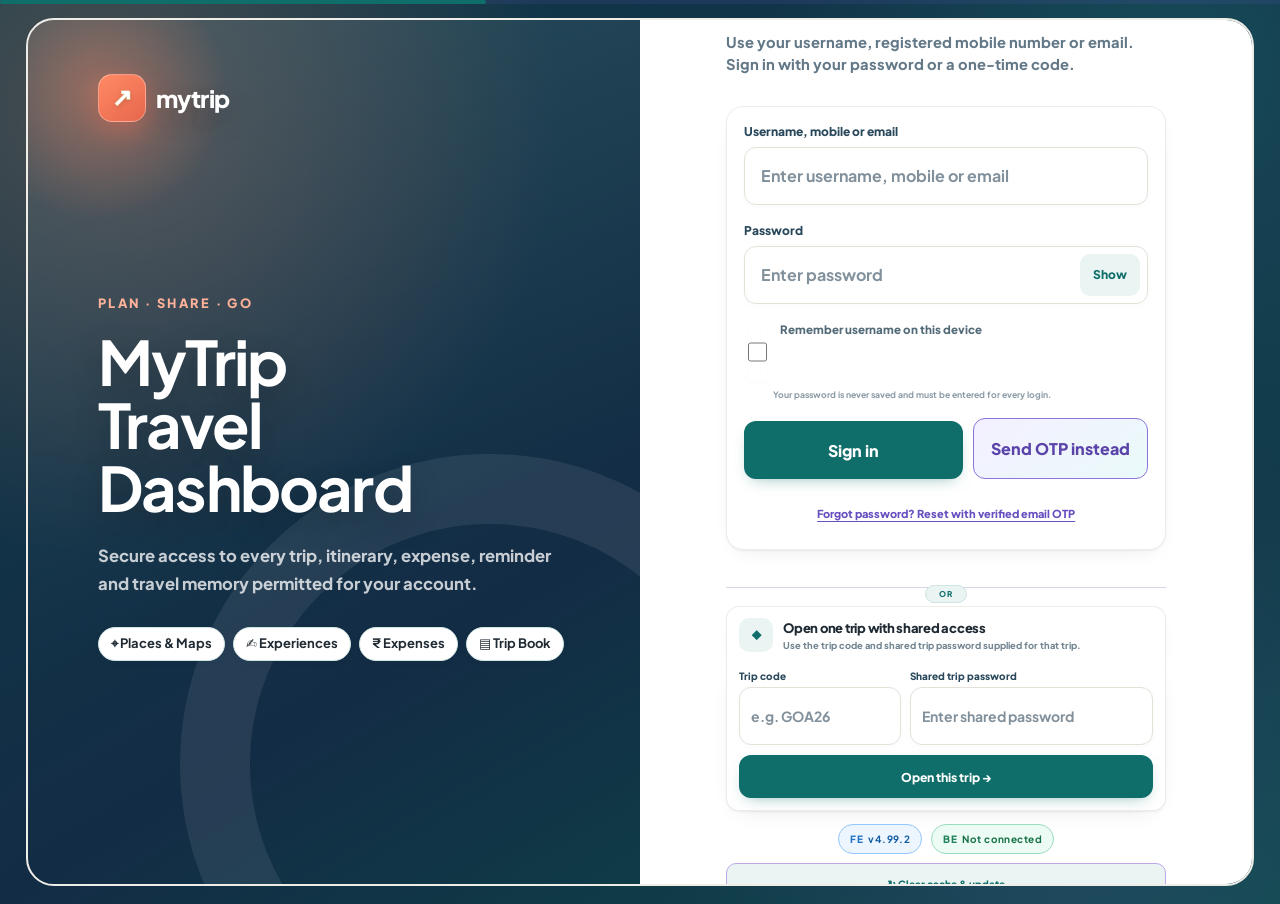
<file: index.html>
<!doctype html>
<html lang="en">
<head>
  <meta charset="utf-8">
  <meta name="viewport" content="width=device-width, initial-scale=1">
  <meta name="theme-color" content="#102B46">
  <meta name="color-scheme" content="only light">
  <meta name="darkreader-lock">
  <script>
    /* Apply the saved theme before CSS paints the login screen. Night mode Off
       is explicit and persistent; new devices start in light mode. */
    (function () {
      var key = "mytrip.theme", choice = "";
      try { choice = localStorage.getItem(key) || ""; } catch (e) {}
      if (!/^(light|dark|auto)$/.test(choice)) {
        try {
          var row = document.cookie.split(";").map(function (item) { return item.trim(); }).find(function (item) { return item.indexOf("mytrip_theme=") === 0; });
          choice = row ? decodeURIComponent(row.slice(13)) : "";
        } catch (e) { choice = ""; }
      }
      if (!/^(light|dark|auto)$/.test(choice)) choice = "light";
      var dark = choice === "dark" || (choice === "auto" && window.matchMedia && matchMedia("(prefers-color-scheme: dark)").matches);
      document.documentElement.setAttribute("data-theme", dark ? "dark" : "light");
    })();
  </script>
  <title>MyTrip · Plan, share &amp; split trips together</title>
  <link rel="preconnect" href="https://script.google.com" crossorigin>
  <link rel="preconnect" href="https://script.googleusercontent.com" crossorigin>
  <link rel="dns-prefetch" href="https://script.google.com">
  <meta name="description" content="Plan trips together: day-by-day itinerary, shared notes, photos, maps and fair expense splitting for families and friends.">
  <link rel="icon" href="favicon.svg" type="image/svg+xml">
<link rel="manifest" href="manifest.webmanifest">
<link rel="apple-touch-icon" href="apple-touch-icon.png">
<meta name="apple-mobile-web-app-capable" content="yes">
<meta name="mobile-web-app-capable" content="yes">
<meta name="apple-mobile-web-app-title" content="MyTrip">
  <link rel="preconnect" href="https://fonts.googleapis.com">
  <link rel="preconnect" href="https://fonts.gstatic.com" crossorigin>
  <link rel="preload" href="https://fonts.googleapis.com/css2?family=Plus+Jakarta+Sans:wght@400;500;600;700;800&amp;display=swap" as="style" onload="this.onload=null;this.rel='stylesheet'">
  <noscript><link href="https://fonts.googleapis.com/css2?family=Plus+Jakarta+Sans:wght@400;500;600;700;800&amp;display=swap" rel="stylesheet"></noscript>
  <link rel="stylesheet" href="app.css?v=4.99.2&fix=journey-archive-columns">
</head>
<body>
  <a class="skip-link" href="#view">Skip to trip content</a>
  <div class="app-progress hidden" id="appProgress" role="progressbar" aria-label="MyTrip is working" aria-hidden="true"><i></i></div>
  <section class="quick-expense-screen hidden" id="quickExpenseScreen" aria-label="Quick expense entry">
            <header class="quick-expense-topbar"><a class="brand" href="./"><i>↗</i> mytrip</a><div class="quick-expense-versions"><span>FE <b id="quickExpenseFrontendVersion">v4.99.2</b></span><span>BE <b id="quickExpenseBackendVersion">—</b></span></div><a class="quick-expense-login-link" href="./?account=1">Account sign in</a></header>
    <main id="quickExpenseContent"><div class="quick-expense-loading"><i>₹</i><h1>Opening your expense form…</h1><p>Checking this personal link securely.</p></div></main>
  </section>
  <section class="access-screen" id="accessScreen">
    <div class="access-shell">
      <div class="access-art">
        <div class="brand"><i>↗</i> mytrip</div>
        <div class="access-copy"><span>PLAN · SHARE · GO</span><h1>MyTrip<br>Travel<br>Dashboard</h1><p>Secure access to every trip, itinerary, expense, reminder and travel memory permitted for your account.</p><div class="feature-chips"><b>⌖ Places &amp; Maps</b><b>✍ Experiences</b><b>₹ Expenses</b><b>▤ Trip Book</b></div></div>
      </div>
      <div class="access-panel">
        <div class="access-card">
          <div class="mobile-logo"><i>↗</i> mytrip</div>
          <span class="kicker login-kicker">SECURE ACCESS</span>
          <h2>Welcome</h2>
          <p>Use your username, registered mobile number or email. Sign in with your password or a one-time code.</p>
          <form id="accountLoginForm" class="account-login-form">
            <label>Username, mobile or email<input name="username" id="loginUsername" maxlength="120" autocomplete="username" placeholder="Enter username, mobile or email" required></label>
            <label>Password<span class="password-input-wrap"><input name="password" id="loginPassword" type="password" minlength="4" maxlength="64" autocomplete="current-password" placeholder="Enter password" required><button id="toggleLoginPassword" type="button" aria-pressed="false">Show</button></span></label>
            <div class="login-save-option"><label><input name="rememberLogin" id="rememberLogin" type="checkbox"><span>Remember username on this device</span></label><small>Your password is never saved and must be entered for every login.</small></div>
            <div class="account-login-actions"><button class="primary login-submit" type="submit">Sign in</button><button class="otp-send-button" id="sendLoginOtp" type="button">Send OTP instead</button></div>
            <button class="forgot-password-button" id="forgotPassword" type="button">Forgot password? Reset with verified email OTP</button>
          </form>
          <form id="otpLoginForm" class="otp-login-form hidden">
            <div class="otp-delivery-status" id="otpDeliveryStatus"><i>✦</i><p>A 6-digit OTP was sent to your registered email.</p></div>
            <label>One-time password<input name="otp" id="loginOtp" type="text" inputmode="numeric" autocomplete="one-time-code" pattern="[0-9]{6}" minlength="6" maxlength="6" placeholder="Enter 6-digit OTP" required></label>
            <div class="otp-login-actions"><button type="button" id="cancelLoginOtp">Use password</button><button class="primary" type="submit">Verify OTP &amp; sign in</button></div>
          </form>
          <section class="visible-shared-access" aria-labelledby="sharedAccessTitle">
            <div class="login-section-divider"><span>OR</span></div>
            <header><i>◆</i><div><h3 id="sharedAccessTitle">Open one trip with shared access</h3><p>Use the trip code and shared trip password supplied for that trip.</p></div></header>
            <form id="joinForm" class="visible-shared-form"><div class="shared-field-grid"><label>Trip code<input name="tripId" id="joinTripId" placeholder="e.g. GOA26" autocomplete="off" required></label><label>Shared trip password<input name="pin" type="password" maxlength="64" autocomplete="current-password" placeholder="Enter shared password" required></label></div><button class="secondary" type="submit">Open this trip →</button></form>
          </section>
          <div class="version-strip" aria-label="Application versions"><span>FE <b id="loginFrontendVersion">v4.99.2</b></span><span>BE <b id="loginBackendVersion">Not connected</b></span></div>
          <a class="cache-clear-button" id="clearAppCache" href="repair.html?auto=1">↻ Clear cache &amp; update</a>
          <details class="login-more-options"><summary>Other setup tools</summary><div>
            <button class="demo-button unified-demo" id="previewDemoButton" type="button">Preview dashboard demo</button>
            <button class="text-button" id="showCreateButton" type="button">＋ Create a new trip</button>
            <button class="backend-settings-link" id="connectBackendButton" type="button">Backend settings</button>
          </div></details>
          <p class="access-note">Your permissions are applied automatically after sign-in.</p>
        </div>
      </div>
    </div>
  </section>

  <section class="account-hub hidden" id="accountHub">
    <header class="account-hub-topbar"><a class="brand" href="#"><i>↗</i> mytrip</a><div><span id="hubAccountLabel">MY ACCOUNT</span><b id="hubVersion">FE v4.99.2 · BE —</b></div><time class="header-date-time" id="hubDateTime" aria-label="Current date and time">◆ Loading date and time…</time><span class="connection-status" id="hubConnectionStatus" role="status"><i></i><b>Online</b></span><button class="account-signout" id="hubSignOut" type="button">↪ Sign out</button></header>
    <main id="accountHubContent"></main>
  </section>

  <section class="dashboard hidden" id="dashboard">
    <aside class="sidebar">
      <a class="brand" href="#"><i>↗</i> mytrip</a>
      <nav id="mainNav">
        <button data-tab="overview" class="active"><i>⌂</i><span>Overview</span></button>
        <button data-tab="itinerary"><i>▦</i><span>Itinerary</span></button>
        <button data-tab="experiences"><i>✍</i><span>Experiences</span></button>
        <button data-tab="photos"><i>▣</i><span>Trip Photos</span></button>
        <button data-tab="places"><i>⌖</i><span>Places & Map</span></button>
        <button data-tab="expenses"><i>₹</i><span>Expenses</span></button>
        <button data-tab="people"><i>♙</i><span>Travellers</span></button>
        <button data-tab="checklist"><i>☑</i><span>Checklist</span></button>
        <button data-tab="print"><i>▤</i><span>Print & Export</span></button>
        <button data-tab="help" class="nav-help"><i>?</i><span>Help & Feedback</span></button>
        <button type="button" data-night-toggle class="nav-night"><i>☾</i><span>Night mode · <em data-night-label>Off</em></span></button>
      </nav>
      <div class="current-trip"><span class="kicker">CURRENT TRIP</span><div><i>🌴</i><span><b id="sideTripName">Goa escape</b><small id="sideTripDates">19–23 Nov 2026</small><em id="sideTripCode">TRIP ID · GOA26</em></span></div></div>
      <div class="user"><span>SS</span><div><b id="currentUser">Traveller</b><small id="currentRoleLabel">Traveller access</small></div></div>
    </aside>

    <main class="workspace">
      <header class="topbar">
        <div class="mobile-brand"><i>↗</i><span>mytrip</span></div>
        <div class="top-trip-summary" aria-label="Current trip">
          <span class="trip-status" id="tripStatus">● ACTIVE</span>
          <span class="trip-id-chip" id="tripIdChip"><small>TRIP ID</small><strong>GOA26</strong></span>
          <div class="top-trip-copy"><strong id="tripTitle">Goa Escape</strong><small id="tripMeta">19–23 Nov 2026 · 4 nights · 6 travellers</small></div>
          <span class="hidden" id="crumbLabel">Overview</span>
        </div>
        <time class="header-date-time" id="dashboardDateTime" aria-label="Current date and time">◆ Loading date and time…</time>
        <div class="top-actions">
          <span class="text-size-control" id="textSizeControl" role="group" aria-label="Text size">
            <button type="button" id="textSizeDown" aria-label="Smaller text">A−</button>
            <b id="textSizeValue">100%</b>
            <button type="button" id="textSizeUp" aria-label="Larger text">A+</button>
          </span>
          <span class="connection-status" id="dashboardConnectionStatus" role="status"><i></i><b>Online</b></span>
          <span class="version-badge" id="dashboardVersion">FE v4.99.2 · BE —</span>
          <button class="all-trips" id="allTripsButton">◆ All trips</button>
          <span class="access-badge" id="accessBadge">ADMINISTRATOR</span>
          <div class="avatars" id="topAvatars"></div>
          <button class="invite" id="inviteButton">＋ Invite</button>
          <details class="trip-tools top-trip-tools">
            <summary aria-label="Manage trip">••• <span>Manage</span></summary>
            <div class="trip-tools-menu"><button class="secondary" id="editTripButton">✎ Edit trip</button><button class="secondary" id="tripPhotoButton">▣ Trip photo</button><button class="secondary status-control" id="tripStatusButton">Disable trip</button><button class="secondary" id="syncButton">↻ Refresh data</button><button class="danger-button" id="deleteTripButton">Delete trip</button></div>
          </details>
          <button class="topbar-signout" id="leaveTrip" type="button" aria-label="Sign out"><span>↪</span><b>Sign out</b></button>
        </div>
      </header>
      <div class="content">
        <div id="tripHeaderCollage" hidden></div>
        <div id="view" tabindex="-1"></div>
      </div>
    </main>
  </section>

  <button class="sticky-edge-tab hidden" id="stickyEdgeTab" type="button" aria-controls="stickyPanel" aria-expanded="false">
    <i>✦</i><span>Sticky notes</span><b id="stickyEdgeCount">0</b>
  </button>
  <div class="sticky-panel-backdrop hidden" id="stickyPanelBackdrop"></div>
  <aside class="sticky-panel hidden" id="stickyPanel" aria-hidden="true">
    <header>
      <div><span class="kicker">RIGHT UTILITY PANEL</span><h2>Trip sticky notes</h2><p>Targets and reminders without occupying dashboard space.</p></div>
      <button id="closeStickyPanel" type="button" aria-label="Collapse sticky notes">×</button>
    </header>
    <div class="sticky-panel-toolbar"><div><b>📌 Shared pinned stickies</b><small id="stickyActiveCount">0 active</small></div><span class="sticky-toolbar-actions"><button class="sticky-access-button hidden" id="stickyScreenToggle" type="button" title="Float pinned notes over the dashboard on this device">📌 Show on screen</button><button class="sticky-access-button" id="stickyRefreshButton" type="button" title="Re-read the notes from the trip sheet">⟳ Refresh</button><button class="sticky-access-button hidden" id="stickyRecallButton" type="button" title="Bring every pinned note back into view">📌 Bring to view</button><button class="sticky-access-button hidden" id="stickyAccessButton" type="button">⚙ Who can edit</button><button class="sticky-access-button hidden" id="stickyHideToggle" type="button" title="Show or hide the sticky note for every traveller in this trip">🙈 Hide for travellers</button><button id="addStickyNote" type="button">＋ Add sticky</button></span></div>
    <p class="sticky-device-note">Pinned notes are shared with every traveller in this trip.</p>
    <div class="sticky-panel-list" id="stickyActiveList"></div>
    <section class="sticky-diary-section"><div><span class="kicker">STICKY NOTE DIARY · GOOGLE SHEET</span><h3>Completed history</h3><small id="stickyCompletedCount">0 completed</small></div><p>Completed entries are permanently stored separately from Experiences.</p><div class="sticky-diary-list" id="stickyDiaryList"></div></section>
  </aside>
  <div class="floating-sticky-layer hidden" id="floatingStickyLayer" aria-live="polite"></div>

  <div class="quick-find-layer hidden" id="quickFindLayer" role="presentation">
    <section role="dialog" aria-modal="true" aria-labelledby="quickFindTitle">
      <header><div><span class="kicker">SEARCH THIS TRIP</span><h2 id="quickFindTitle">Quick Find</h2></div><button id="closeQuickFind" type="button" aria-label="Close Quick Find">×</button></header>
      <label class="quick-find-input"><i>⌕</i><input id="quickFindInput" type="search" autocomplete="off" placeholder="Search plans, places, expenses, photos, experiences…" aria-describedby="quickFindHelp"><kbd>ESC</kbd></label>
      <div class="quick-find-help" id="quickFindHelp"><span>Results respect this account’s permissions.</span><b id="quickFindCount">Type to search</b></div>
      <div class="quick-find-results" id="quickFindResults"></div>
    </section>
  </div>

  <button class="global-quick-add hidden" id="globalQuickAdd" type="button" aria-label="Open Quick Add" aria-haspopup="dialog"><span>＋</span><b>Quick Add</b></button>

  <button class="back-to-top hidden" id="backToTop" type="button" aria-label="Back to top"><span>↑</span><b>Top</b></button>

  <div class="modal hidden" id="modal" role="presentation"><section role="dialog" aria-modal="true" aria-labelledby="modalTitle"><header><div><span class="kicker">MYTRIP</span><h2 id="modalTitle">Add</h2></div><button id="closeModal" aria-label="Close">×</button></header><div id="modalBody"></div></section></div>
  <div class="toast hidden" id="toast" role="status"></div>
  <section class="print-area" id="printArea"></section>

  <script defer src="config.js?v=4.99.2"></script>
  <script defer src="app.js?v=4.99.2"></script>
<nav class="mt-tabbar" id="mtTabbar" aria-label="Main" hidden>
      <button type="button" data-tab="overview" class="active"><i data-icon="overview"></i><span>Today</span></button>
      <button type="button" data-tab="itinerary"><i data-icon="itinerary"></i><span>Plan</span></button>
      <button type="button" class="mt-plus" data-mt-plus aria-label="Add expense (hold for plan)"><b>＋</b></button>
      <button type="button" data-tab="expenses"><i data-icon="expenses"></i><span>Money</span></button>
      <button type="button" data-mt-more><i data-icon="more"></i><span>More</span></button>
    </nav>
    <button type="button" class="mt-fab" id="mtFab" aria-label="Add" hidden>＋</button>
  </body>
</html>
</file>
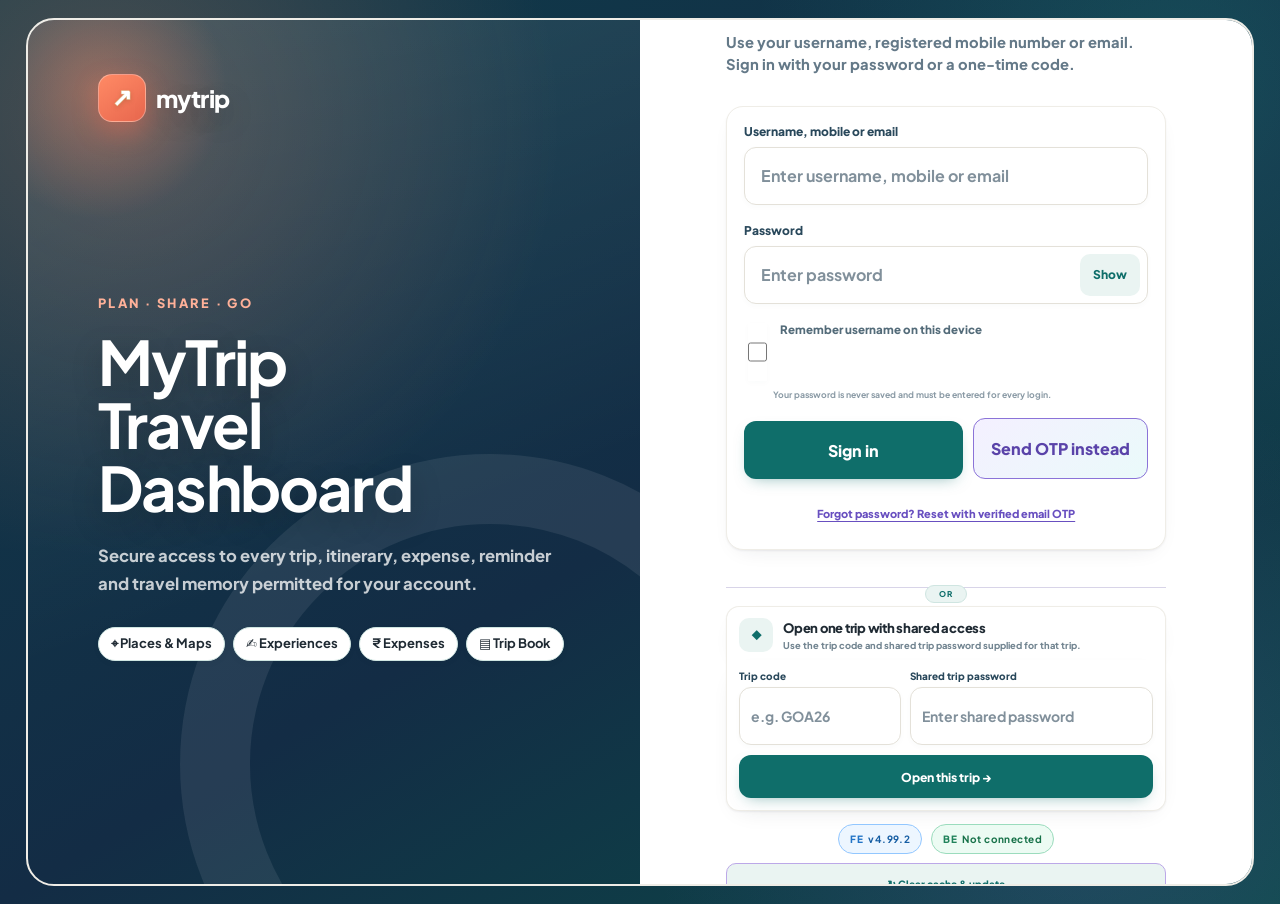
<file: quick-expense/index.html>
<!doctype html>
<html lang="en">
<head>
  <base href="../">
  <meta charset="utf-8">
  <meta name="viewport" content="width=device-width, initial-scale=1">
  <meta name="theme-color" content="#102B46">
  <meta name="color-scheme" content="only light">
  <meta name="darkreader-lock">
  <script>
    /* Apply the saved theme before CSS paints the login screen. Night mode Off
       is explicit and persistent; new devices start in light mode. */
    (function () {
      var key = "mytrip.theme", choice = "";
      try { choice = localStorage.getItem(key) || ""; } catch (e) {}
      if (!/^(light|dark|auto)$/.test(choice)) {
        try {
          var row = document.cookie.split(";").map(function (item) { return item.trim(); }).find(function (item) { return item.indexOf("mytrip_theme=") === 0; });
          choice = row ? decodeURIComponent(row.slice(13)) : "";
        } catch (e) { choice = ""; }
      }
      if (!/^(light|dark|auto)$/.test(choice)) choice = "light";
      var dark = choice === "dark" || (choice === "auto" && window.matchMedia && matchMedia("(prefers-color-scheme: dark)").matches);
      document.documentElement.setAttribute("data-theme", dark ? "dark" : "light");
    })();
  </script>
  <title>Quick Expense · MyTrip · No login</title>
  <link rel="preconnect" href="https://script.google.com" crossorigin>
  <link rel="preconnect" href="https://script.googleusercontent.com" crossorigin>
  <link rel="dns-prefetch" href="https://script.google.com">
  <meta name="description" content="Plan trips together: day-by-day itinerary, shared notes, photos, maps and fair expense splitting for families and friends.">
  <link rel="icon" href="quick-expense-icon.svg" type="image/svg+xml">
<link rel="manifest" href="quick-expense/manifest.webmanifest">
<link rel="apple-touch-icon" href="quick-expense-icon-192.png">
<meta name="apple-mobile-web-app-capable" content="yes">
<meta name="mobile-web-app-capable" content="yes">
<meta name="apple-mobile-web-app-title" content="Quick Expense">
  <link rel="preconnect" href="https://fonts.googleapis.com">
  <link rel="preconnect" href="https://fonts.gstatic.com" crossorigin>
  <link rel="preload" href="https://fonts.googleapis.com/css2?family=Plus+Jakarta+Sans:wght@400;500;600;700;800&amp;display=swap" as="style" onload="this.onload=null;this.rel='stylesheet'">
  <noscript><link href="https://fonts.googleapis.com/css2?family=Plus+Jakarta+Sans:wght@400;500;600;700;800&amp;display=swap" rel="stylesheet"></noscript>
  <link rel="stylesheet" href="app.css?v=4.99.0&fix=greeting-row1">
</head>
<body>
  <a class="skip-link" href="#view">Skip to trip content</a>
  <div class="app-progress hidden" id="appProgress" role="progressbar" aria-label="MyTrip is working" aria-hidden="true"><i></i></div>
  <section class="quick-expense-screen hidden" id="quickExpenseScreen" aria-label="Quick expense entry">
            <header class="quick-expense-topbar"><a class="brand" href="./"><i>↗</i> mytrip</a><div class="quick-expense-versions"><span>FE <b id="quickExpenseFrontendVersion">v4.99.0</b></span><span>BE <b id="quickExpenseBackendVersion">—</b></span></div><a class="quick-expense-login-link" href="./?account=1">Account sign in</a></header>
    <main id="quickExpenseContent"><div class="quick-expense-loading"><i>₹</i><h1>Opening your expense form…</h1><p>Checking this personal link securely.</p></div></main>
  </section>
  <section class="access-screen" id="accessScreen">
    <div class="access-shell">
      <div class="access-art">
        <div class="brand"><i>↗</i> mytrip</div>
        <div class="access-copy"><span>PLAN · SHARE · GO</span><h1>MyTrip<br>Travel<br>Dashboard</h1><p>Secure access to every trip, itinerary, expense, reminder and travel memory permitted for your account.</p><div class="feature-chips"><b>⌖ Places &amp; Maps</b><b>✍ Experiences</b><b>₹ Expenses</b><b>▤ Trip Book</b></div></div>
      </div>
      <div class="access-panel">
        <div class="access-card">
          <div class="mobile-logo"><i>↗</i> mytrip</div>
          <span class="kicker login-kicker">SECURE ACCESS</span>
          <h2>Welcome</h2>
          <p>Use your username, registered mobile number or email. Sign in with your password or a one-time code.</p>
          <form id="accountLoginForm" class="account-login-form">
            <label>Username, mobile or email<input name="username" id="loginUsername" maxlength="120" autocomplete="username" placeholder="Enter username, mobile or email" required></label>
            <label>Password<span class="password-input-wrap"><input name="password" id="loginPassword" type="password" minlength="4" maxlength="64" autocomplete="current-password" placeholder="Enter password" required><button id="toggleLoginPassword" type="button" aria-pressed="false">Show</button></span></label>
            <div class="login-save-option"><label><input name="rememberLogin" id="rememberLogin" type="checkbox"><span>Remember username on this device</span></label><small>Your password is never saved and must be entered for every login.</small></div>
            <div class="account-login-actions"><button class="primary login-submit" type="submit">Sign in</button><button class="otp-send-button" id="sendLoginOtp" type="button">Send OTP instead</button></div>
            <button class="forgot-password-button" id="forgotPassword" type="button">Forgot password? Reset with verified email OTP</button>
          </form>
          <form id="otpLoginForm" class="otp-login-form hidden">
            <div class="otp-delivery-status" id="otpDeliveryStatus"><i>✦</i><p>A 6-digit OTP was sent to your registered email.</p></div>
            <label>One-time password<input name="otp" id="loginOtp" type="text" inputmode="numeric" autocomplete="one-time-code" pattern="[0-9]{6}" minlength="6" maxlength="6" placeholder="Enter 6-digit OTP" required></label>
            <div class="otp-login-actions"><button type="button" id="cancelLoginOtp">Use password</button><button class="primary" type="submit">Verify OTP &amp; sign in</button></div>
          </form>
          <section class="visible-shared-access" aria-labelledby="sharedAccessTitle">
            <div class="login-section-divider"><span>OR</span></div>
            <header><i>◆</i><div><h3 id="sharedAccessTitle">Open one trip with shared access</h3><p>Use the trip code and shared trip password supplied for that trip.</p></div></header>
            <form id="joinForm" class="visible-shared-form"><div class="shared-field-grid"><label>Trip code<input name="tripId" id="joinTripId" placeholder="e.g. GOA26" autocomplete="off" required></label><label>Shared trip password<input name="pin" type="password" maxlength="64" autocomplete="current-password" placeholder="Enter shared password" required></label></div><button class="secondary" type="submit">Open this trip →</button></form>
          </section>
          <div class="version-strip" aria-label="Application versions"><span>FE <b id="loginFrontendVersion">v4.99.0</b></span><span>BE <b id="loginBackendVersion">Not connected</b></span></div>
          <a class="cache-clear-button" id="clearAppCache" href="repair.html?auto=1">↻ Clear cache &amp; update</a>
          <details class="login-more-options"><summary>Other setup tools</summary><div>
            <button class="demo-button unified-demo" id="previewDemoButton" type="button">Preview dashboard demo</button>
            <button class="text-button" id="showCreateButton" type="button">＋ Create a new trip</button>
            <button class="backend-settings-link" id="connectBackendButton" type="button">Backend settings</button>
          </div></details>
          <p class="access-note">Your permissions are applied automatically after sign-in.</p>
        </div>
      </div>
    </div>
  </section>

  <section class="account-hub hidden" id="accountHub">
    <header class="account-hub-topbar"><a class="brand" href="#"><i>↗</i> mytrip</a><div><span id="hubAccountLabel">MY ACCOUNT</span><b id="hubVersion">FE v4.99.0 · BE —</b></div><time class="header-date-time" id="hubDateTime" aria-label="Current date and time">◆ Loading date and time…</time><span class="connection-status" id="hubConnectionStatus" role="status"><i></i><b>Online</b></span><button class="account-signout" id="hubSignOut" type="button">↪ Sign out</button></header>
    <main id="accountHubContent"></main>
  </section>

  <section class="dashboard hidden" id="dashboard">
    <aside class="sidebar">
      <a class="brand" href="#"><i>↗</i> mytrip</a>
      <nav id="mainNav">
        <button data-tab="overview" class="active"><i>⌂</i><span>Overview</span></button>
        <button data-tab="itinerary"><i>▦</i><span>Itinerary</span></button>
        <button data-tab="experiences"><i>✍</i><span>Experiences</span></button>
        <button data-tab="photos"><i>▣</i><span>Trip Photos</span></button>
        <button data-tab="places"><i>⌖</i><span>Places & Map</span></button>
        <button data-tab="expenses"><i>₹</i><span>Expenses</span></button>
        <button data-tab="people"><i>♙</i><span>Travellers</span></button>
        <button data-tab="checklist"><i>☑</i><span>Checklist</span></button>
        <button data-tab="print"><i>▤</i><span>Print & Export</span></button>
        <button data-tab="help" class="nav-help"><i>?</i><span>Help & Feedback</span></button>
        <button type="button" data-night-toggle class="nav-night"><i>☾</i><span>Night mode · <em data-night-label>Off</em></span></button>
      </nav>
      <div class="current-trip"><span class="kicker">CURRENT TRIP</span><div><i>🌴</i><span><b id="sideTripName">Goa escape</b><small id="sideTripDates">19–23 Nov 2026</small><em id="sideTripCode">TRIP ID · GOA26</em></span></div></div>
      <div class="user"><span>SS</span><div><b id="currentUser">Traveller</b><small id="currentRoleLabel">Traveller access</small></div></div>
    </aside>

    <main class="workspace">
      <header class="topbar">
        <div class="mobile-brand"><i>↗</i><span>mytrip</span></div>
        <div class="top-trip-summary" aria-label="Current trip">
          <span class="trip-status" id="tripStatus">● ACTIVE</span>
          <span class="trip-id-chip" id="tripIdChip"><small>TRIP ID</small><strong>GOA26</strong></span>
          <div class="top-trip-copy"><strong id="tripTitle">Goa Escape</strong><small id="tripMeta">19–23 Nov 2026 · 4 nights · 6 travellers</small></div>
          <span class="hidden" id="crumbLabel">Overview</span>
        </div>
        <time class="header-date-time" id="dashboardDateTime" aria-label="Current date and time">◆ Loading date and time…</time>
        <div class="top-actions">
          <span class="text-size-control" id="textSizeControl" role="group" aria-label="Text size">
            <button type="button" id="textSizeDown" aria-label="Smaller text">A−</button>
            <b id="textSizeValue">100%</b>
            <button type="button" id="textSizeUp" aria-label="Larger text">A+</button>
          </span>
          <span class="connection-status" id="dashboardConnectionStatus" role="status"><i></i><b>Online</b></span>
          <span class="version-badge" id="dashboardVersion">FE v4.99.0 · BE —</span>
          <button class="all-trips" id="allTripsButton">◆ All trips</button>
          <span class="access-badge" id="accessBadge">ADMINISTRATOR</span>
          <div class="avatars" id="topAvatars"></div>
          <button class="invite" id="inviteButton">＋ Invite</button>
          <details class="trip-tools top-trip-tools">
            <summary aria-label="Manage trip">••• <span>Manage</span></summary>
            <div class="trip-tools-menu"><button class="secondary" id="editTripButton">✎ Edit trip</button><button class="secondary" id="tripPhotoButton">▣ Trip photo</button><button class="secondary status-control" id="tripStatusButton">Disable trip</button><button class="secondary" id="syncButton">↻ Refresh data</button><button class="danger-button" id="deleteTripButton">Delete trip</button></div>
          </details>
          <button class="topbar-signout" id="leaveTrip" type="button" aria-label="Sign out"><span>↪</span><b>Sign out</b></button>
        </div>
      </header>
      <div class="content">
        <div id="tripHeaderCollage" hidden></div>
        <div id="view" tabindex="-1"></div>
      </div>
    </main>
  </section>

  <button class="sticky-edge-tab hidden" id="stickyEdgeTab" type="button" aria-controls="stickyPanel" aria-expanded="false">
    <i>✦</i><span>Sticky notes</span><b id="stickyEdgeCount">0</b>
  </button>
  <div class="sticky-panel-backdrop hidden" id="stickyPanelBackdrop"></div>
  <aside class="sticky-panel hidden" id="stickyPanel" aria-hidden="true">
    <header>
      <div><span class="kicker">RIGHT UTILITY PANEL</span><h2>Trip sticky notes</h2><p>Targets and reminders without occupying dashboard space.</p></div>
      <button id="closeStickyPanel" type="button" aria-label="Collapse sticky notes">×</button>
    </header>
    <div class="sticky-panel-toolbar"><div><b>📌 Shared pinned stickies</b><small id="stickyActiveCount">0 active</small></div><span class="sticky-toolbar-actions"><button class="sticky-access-button hidden" id="stickyScreenToggle" type="button" title="Float pinned notes over the dashboard on this device">📌 Show on screen</button><button class="sticky-access-button" id="stickyRefreshButton" type="button" title="Re-read the notes from the trip sheet">⟳ Refresh</button><button class="sticky-access-button hidden" id="stickyRecallButton" type="button" title="Bring every pinned note back into view">📌 Bring to view</button><button class="sticky-access-button hidden" id="stickyAccessButton" type="button">⚙ Who can edit</button><button class="sticky-access-button hidden" id="stickyHideToggle" type="button" title="Show or hide the sticky note for every traveller in this trip">🙈 Hide for travellers</button><button id="addStickyNote" type="button">＋ Add sticky</button></span></div>
    <p class="sticky-device-note">Pinned notes are shared with every traveller in this trip.</p>
    <div class="sticky-panel-list" id="stickyActiveList"></div>
    <section class="sticky-diary-section"><div><span class="kicker">STICKY NOTE DIARY · GOOGLE SHEET</span><h3>Completed history</h3><small id="stickyCompletedCount">0 completed</small></div><p>Completed entries are permanently stored separately from Experiences.</p><div class="sticky-diary-list" id="stickyDiaryList"></div></section>
  </aside>
  <div class="floating-sticky-layer hidden" id="floatingStickyLayer" aria-live="polite"></div>

  <div class="quick-find-layer hidden" id="quickFindLayer" role="presentation">
    <section role="dialog" aria-modal="true" aria-labelledby="quickFindTitle">
      <header><div><span class="kicker">SEARCH THIS TRIP</span><h2 id="quickFindTitle">Quick Find</h2></div><button id="closeQuickFind" type="button" aria-label="Close Quick Find">×</button></header>
      <label class="quick-find-input"><i>⌕</i><input id="quickFindInput" type="search" autocomplete="off" placeholder="Search plans, places, expenses, photos, experiences…" aria-describedby="quickFindHelp"><kbd>ESC</kbd></label>
      <div class="quick-find-help" id="quickFindHelp"><span>Results respect this account’s permissions.</span><b id="quickFindCount">Type to search</b></div>
      <div class="quick-find-results" id="quickFindResults"></div>
    </section>
  </div>

  <button class="global-quick-add hidden" id="globalQuickAdd" type="button" aria-label="Open Quick Add" aria-haspopup="dialog"><span>＋</span><b>Quick Add</b></button>

  <button class="back-to-top hidden" id="backToTop" type="button" aria-label="Back to top"><span>↑</span><b>Top</b></button>

  <div class="modal hidden" id="modal" role="presentation"><section role="dialog" aria-modal="true" aria-labelledby="modalTitle"><header><div><span class="kicker">MYTRIP</span><h2 id="modalTitle">Add</h2></div><button id="closeModal" aria-label="Close">×</button></header><div id="modalBody"></div></section></div>
  <div class="toast hidden" id="toast" role="status"></div>
  <section class="print-area" id="printArea"></section>

  <script defer src="config.js?v=4.99.0"></script>
  <script defer src="app.js?v=4.99.0"></script>
<nav class="mt-tabbar" id="mtTabbar" aria-label="Main" hidden>
      <button type="button" data-tab="overview" class="active"><i data-icon="overview"></i><span>Today</span></button>
      <button type="button" data-tab="itinerary"><i data-icon="itinerary"></i><span>Plan</span></button>
      <button type="button" class="mt-plus" data-mt-plus aria-label="Add expense (hold for plan)"><b>＋</b></button>
      <button type="button" data-tab="expenses"><i data-icon="expenses"></i><span>Money</span></button>
      <button type="button" data-mt-more><i data-icon="more"></i><span>More</span></button>
    </nav>
    <button type="button" class="mt-fab" id="mtFab" aria-label="Add" hidden>＋</button>
  </body>
</html>
</file>
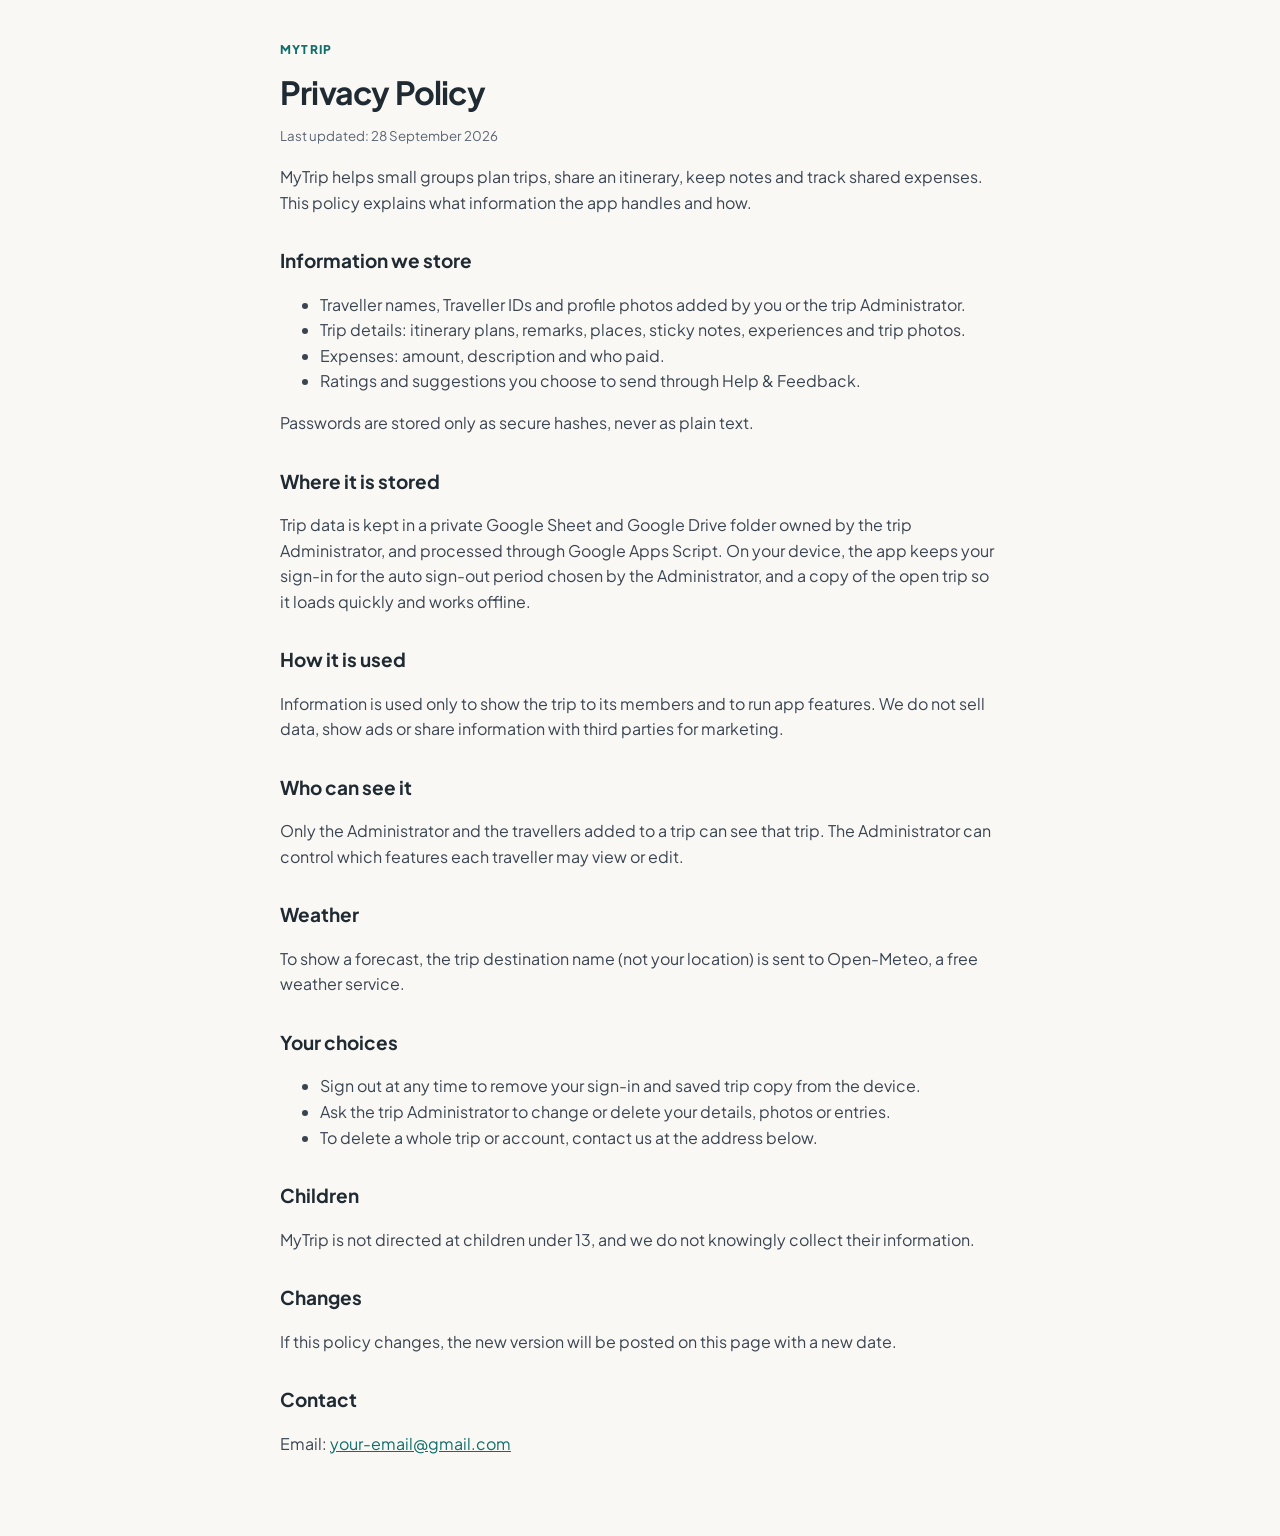
<file: privacy.html>
<!doctype html>
<html lang="en"><head><meta charset="utf-8"><meta name="viewport" content="width=device-width,initial-scale=1">
<title>MyTrip · Privacy Policy</title><link rel="icon" href="favicon.svg" type="image/svg+xml">
<link href="https://fonts.googleapis.com/css2?family=Plus+Jakarta+Sans:wght@400;600;800&display=swap" rel="stylesheet">
<style>
body{margin:0;background:#FAF8F4;color:#1F2A33;font-family:"Plus Jakarta Sans",system-ui,sans-serif;line-height:1.6}
main{max-width:720px;margin:0 auto;padding:40px 22px 64px}
h1{font-size:32px;letter-spacing:-.8px;margin:8px 0 4px}h2{font-size:19px;margin:30px 0 6px}
p,li{font-size:16px;color:#3A4552;text-wrap:pretty}small{color:#5B6574}
.k{font-size:12px;font-weight:800;letter-spacing:1.2px;color:#0F6E6A}
a{color:#0F6E6A}a:hover{color:#0B5451}
</style></head><body><main>
<div class="k">MYTRIP</div><h1>Privacy Policy</h1><small>Last updated: 28 September 2026</small>
<p>MyTrip helps small groups plan trips, share an itinerary, keep notes and track shared expenses. This policy explains what information the app handles and how.</p>
<h2>Information we store</h2>
<ul><li>Traveller names, Traveller IDs and profile photos added by you or the trip Administrator.</li>
<li>Trip details: itinerary plans, remarks, places, sticky notes, experiences and trip photos.</li>
<li>Expenses: amount, description and who paid.</li>
<li>Ratings and suggestions you choose to send through Help &amp; Feedback.</li></ul>
<p>Passwords are stored only as secure hashes, never as plain text.</p>
<h2>Where it is stored</h2>
<p>Trip data is kept in a private Google Sheet and Google Drive folder owned by the trip Administrator, and processed through Google Apps Script. On your device, the app keeps your sign-in for the auto sign-out period chosen by the Administrator, and a copy of the open trip so it loads quickly and works offline.</p>
<h2>How it is used</h2>
<p>Information is used only to show the trip to its members and to run app features. We do not sell data, show ads or share information with third parties for marketing.</p>
<h2>Who can see it</h2>
<p>Only the Administrator and the travellers added to a trip can see that trip. The Administrator can control which features each traveller may view or edit.</p>
<h2>Weather</h2>
<p>To show a forecast, the trip destination name (not your location) is sent to Open-Meteo, a free weather service.</p>
<h2>Your choices</h2>
<ul><li>Sign out at any time to remove your sign-in and saved trip copy from the device.</li>
<li>Ask the trip Administrator to change or delete your details, photos or entries.</li>
<li>To delete a whole trip or account, contact us at the address below.</li></ul>
<h2>Children</h2>
<p>MyTrip is not directed at children under 13, and we do not knowingly collect their information.</p>
<h2>Changes</h2>
<p>If this policy changes, the new version will be posted on this page with a new date.</p>
<h2>Contact</h2>
<p>Email: <a href="mailto:your-email@gmail.com">your-email@gmail.com</a></p>
</main></body></html>
</file>
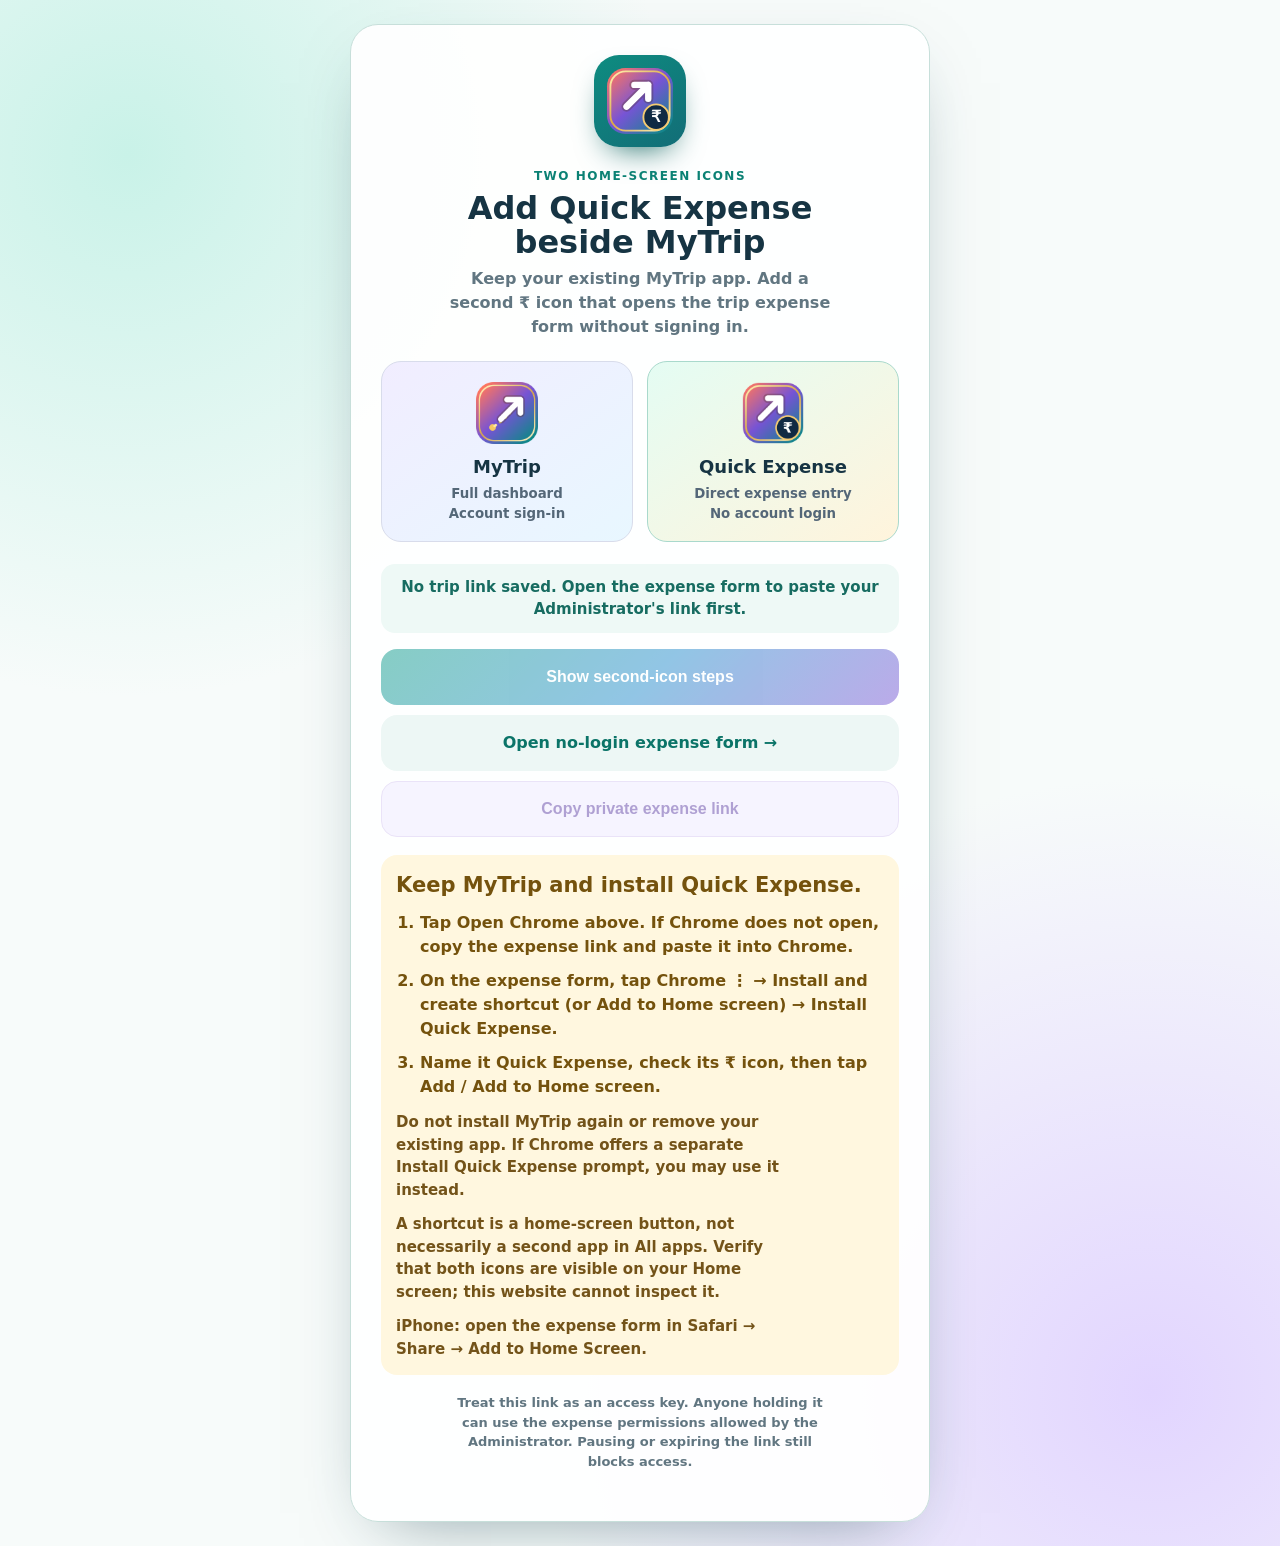
<file: quick-expense-install.html>
<!doctype html>
<html lang="en">
<head>
  <script>location.replace("./quick-expense/install.html" + location.search + location.hash);</script>
  <meta charset="utf-8">
  <meta name="viewport" content="width=device-width,initial-scale=1,viewport-fit=cover">
  <meta name="theme-color" content="#0E817A">
  <title>Install MyTrip Quick Expense</title>
  <link rel="manifest" href="./quick-expense.webmanifest">
  <link rel="icon" href="./quick-expense-icon.svg" type="image/svg+xml">
  <link rel="apple-touch-icon" href="./quick-expense-icon-192.png">
  <style>
    *{box-sizing:border-box}body{margin:0;min-height:100vh;display:grid;place-items:center;padding:24px;background:radial-gradient(circle at 10% 10%,#c9f2e8,transparent 30%),radial-gradient(circle at 90% 90%,#e2d5ff,transparent 34%),#f7fbfa;color:#163443;font-family:Inter,system-ui,-apple-system,sans-serif}.card{width:min(520px,100%);padding:30px;border:1px solid #c7dfda;border-radius:28px;background:rgba(255,255,255,.94);box-shadow:0 25px 70px -34px rgba(21,64,75,.55);text-align:center}.logo{display:grid;place-items:center;width:92px;height:92px;margin:0 auto 18px;border-radius:25px;background:linear-gradient(145deg,#0e8c80,#126d77);box-shadow:0 14px 32px -15px #075d57}.logo img{width:72px;height:72px}.eyebrow{color:#0b8174;font-size:12px;font-weight:900;letter-spacing:1.5px}.card h1{margin:8px 0;font-size:32px;line-height:1.05}.card p{margin:0 auto 20px;max-width:390px;color:#617681;font-size:16px;font-weight:650;line-height:1.5}.card button,.open{display:block;width:100%;min-height:56px;border:0;border-radius:16px;background:linear-gradient(135deg,#0e9b8a,#278dcc 52%,#7756d3);color:#fff;font-size:16px;font-weight:900;text-decoration:none;cursor:pointer}.open{display:grid;place-items:center;margin-top:10px;background:#edf7f5;color:#0b7468}.status{margin:16px 0;padding:12px;border-radius:14px;background:#eef9f6;color:#176c61;font-size:13px;font-weight:800}.steps{margin-top:18px;padding:15px;border-radius:16px;background:#fff7df;color:#74520d;text-align:left;font-size:13px;line-height:1.5}.hidden{display:none!important}
  </style>
</head>
<body>
  <main class="card">
    <div class="logo"><img src="./quick-expense-icon.svg" alt=""></div>
    <span class="eyebrow">MYTRIP · NO LOGIN</span>
    <h1>Install Quick Expense</h1>
    <p>This separate home-screen icon always opens the expense form saved for this trip—not the MyTrip login page.</p>
    <div class="status" id="status">Secure trip link saved on this phone.</div>
    <button id="install" type="button">Install Quick Expense</button>
    <a class="open" href="./index.html?quick-expense-home=1">Open Quick Expense now →</a>
    <div class="steps hidden" id="steps"><b>If Android does not show Install:</b><br>Open Chrome menu ⋮ → <b>Add to Home screen</b> or <b>Install app</b>. Keep the saved shortcut only on a trusted phone.</div>
  </main>
  <script>
    (() => {
      const key = "mytrip_quick_expense_shortcut_v1";
      const token = new URLSearchParams(location.hash.replace(/^#/, "")).get("qe") || "";
      try {
        const saved = JSON.parse(localStorage.getItem(key) || "null");
        if (token && /^[A-Za-z0-9_-]{32,180}$/.test(token)) localStorage.setItem(key, JSON.stringify({ ...(saved || {}), enabled: true, token, savedAt: new Date().toISOString() }));
      } catch {}
      let prompt = null;
      const button = document.getElementById("install"), status = document.getElementById("status"), steps = document.getElementById("steps");
      addEventListener("beforeinstallprompt", event => { event.preventDefault(); prompt = event; status.textContent = "Ready to install as a separate Quick Expense icon."; });
      button.addEventListener("click", async () => {
        if (!prompt) { steps.classList.remove("hidden"); status.textContent = "Use Chrome’s Add to Home screen option."; return; }
        prompt.prompt(); const choice = await prompt.userChoice; prompt = null;
        status.textContent = choice.outcome === "accepted" ? "Installed. Tap the new Quick Expense icon." : "Installation cancelled; you can try again.";
        if (choice.outcome === "accepted") button.classList.add("hidden"); else steps.classList.remove("hidden");
      });
      addEventListener("appinstalled", () => { status.textContent = "Installed successfully. The icon opens Quick Expense directly."; button.classList.add("hidden"); });
      if ("serviceWorker" in navigator) navigator.serviceWorker.register("./sw.js", { scope: "./", updateViaCache: "none" }).catch(() => {});
    })();
  </script>
</body>
</html>
</file>
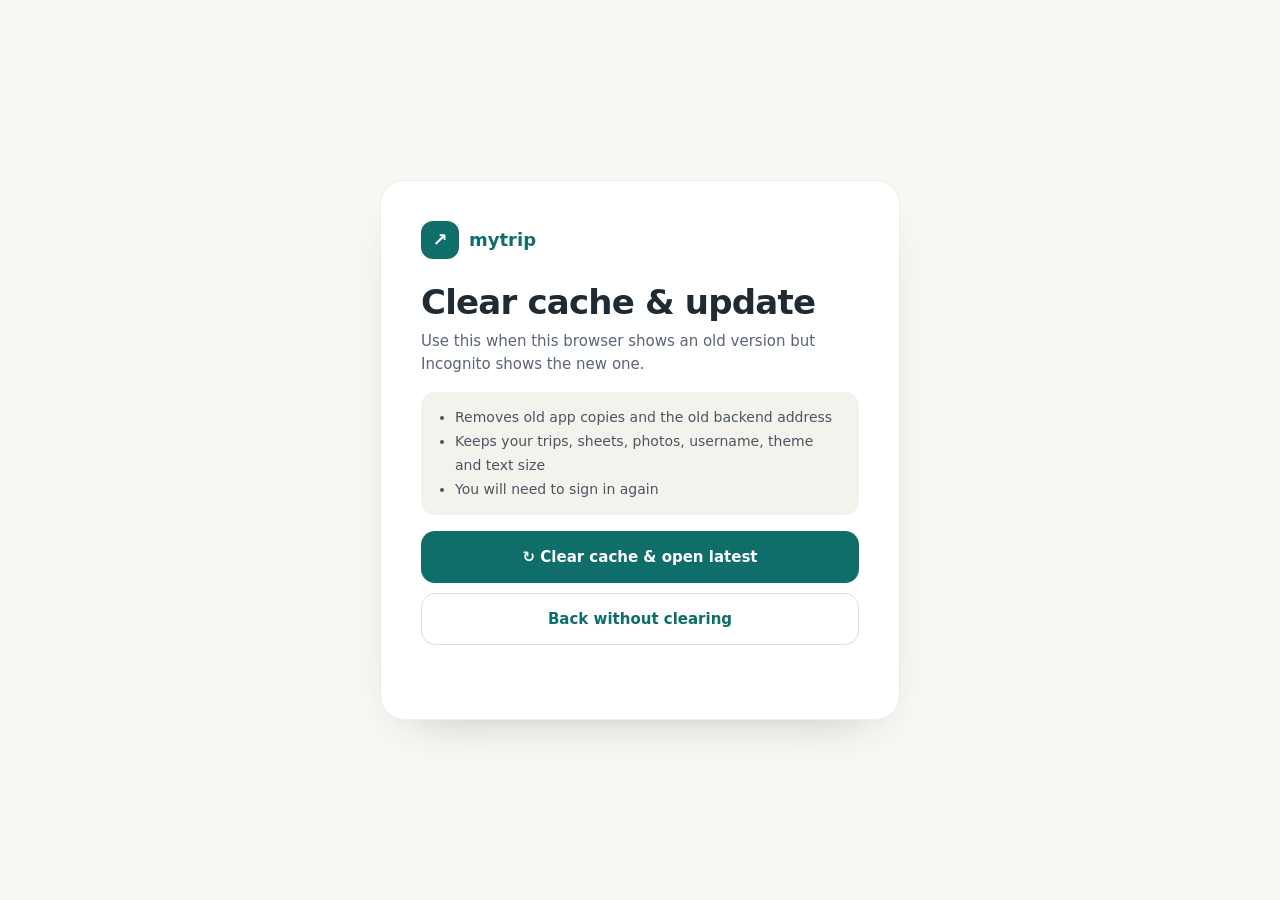
<file: repair.html>
<!doctype html>
<html lang="en">
<head>
  <meta charset="utf-8">
  <meta name="viewport" content="width=device-width,initial-scale=1">
  <meta name="theme-color" content="#0F6E6A">
  <meta http-equiv="Cache-Control" content="no-store">
  <title>Clear MyTrip cache &amp; update</title>
  <link rel="icon" href="favicon.svg" type="image/svg+xml">
  <style>
    *{box-sizing:border-box}body{min-height:100vh;margin:0;display:grid;place-items:center;padding:20px;background:#FAF8F4;color:#1F2A33;font-family:"Plus Jakarta Sans",ui-sans-serif,system-ui,sans-serif}
    .card{width:min(520px,100%);padding:clamp(24px,5vw,40px);border:1px solid #EFEDE7;border-radius:24px;background:#fff;box-shadow:0 20px 50px -30px rgba(31,42,51,.35)}
    .brand{display:flex;align-items:center;gap:10px;color:#0F6E6A;font-size:18px;font-weight:800}.brand i{display:grid;width:38px;height:38px;place-items:center;border-radius:12px;background:#0F6E6A;color:#fff;font-style:normal}
    h1{margin:24px 0 8px;font-size:clamp(26px,6vw,34px);letter-spacing:-.8px;line-height:1.15}p{margin:0;color:#5B6574;font-size:15px;line-height:1.55}
    ul{margin:16px 0;padding:14px 16px 14px 34px;border-radius:14px;background:#F4F2EC;color:#4A5563;font-size:14px;line-height:1.7}
    button,a{display:flex;width:100%;min-height:52px;align-items:center;justify-content:center;margin-top:10px;border-radius:14px;font:inherit;font-size:15px;font-weight:800;text-decoration:none;cursor:pointer}
    button{border:0;background:#0F6E6A;color:#fff}button:disabled{opacity:.7}a{border:1px solid #CFE5E1;background:#fff;color:#0F6E6A}
    #status{margin-top:14px;color:#17744F;font-weight:700;text-align:center;font-size:14px;min-height:20px}
  </style>
</head>
<body>
  <main class="card">
    <div class="brand"><i>↗</i> mytrip</div>
    <h1>Clear cache &amp; update</h1>
    <p>Use this when this browser shows an old version but Incognito shows the new one.</p>
    <ul>
      <li>Removes old app copies and the old backend address</li>
      <li>Keeps your trips, sheets, photos, username, theme and text size</li>
      <li>You will need to sign in again</li>
    </ul>
    <button id="repair" type="button">↻ Clear cache &amp; open latest</button>
    <a href="./">Back without clearing</a>
    <div id="status" role="status"></div>
  </main>
  <script>
    (function () {
      var KEEP = ["mytrip_saved_username_v2", "mytrip_text_scale_v1", "mytrip.theme", "mytrip_plan_columns_v2", "mytrip_plan_view_v1", "mytrip_print_plan_scale_v1", "mytrip_print_plan_wrap_v1", "mytrip_print_plan_layout_v1", "mytrip_print_plan_align_v1", "mytrip.welcomed.v1", "mytrip_photo_original"];
      async function run(btn) {
        var status = document.getElementById("status");
        if (btn) { btn.disabled = true; btn.textContent = "Clearing…"; }
        status.textContent = "Removing old versions…";
        try { if ("caches" in window) { var keys = await caches.keys(); await Promise.all(keys.map(function (k) { return caches.delete(k); })); } } catch (e) {}
        try { if ("serviceWorker" in navigator) { var regs = await navigator.serviceWorker.getRegistrations(); await Promise.all(regs.map(function (r) { return r.unregister(); })); } } catch (e) {}
        try { Object.keys(localStorage).forEach(function (k) { if (/^mytrip/i.test(k) && KEEP.indexOf(k) < 0) localStorage.removeItem(k); }); } catch (e) {}
        try { sessionStorage.clear(); } catch (e) {}
        status.textContent = "Done. Opening the latest MyTrip…";
        setTimeout(function () { location.replace("./index.html?fresh=" + Date.now()); }, 400);
      }
      document.getElementById("repair").addEventListener("click", function () { run(this); });
      if (/[?&]auto=1\b/.test(location.search)) run(document.getElementById("repair"));
    })();
  </script>
</body>
</html>
</file>
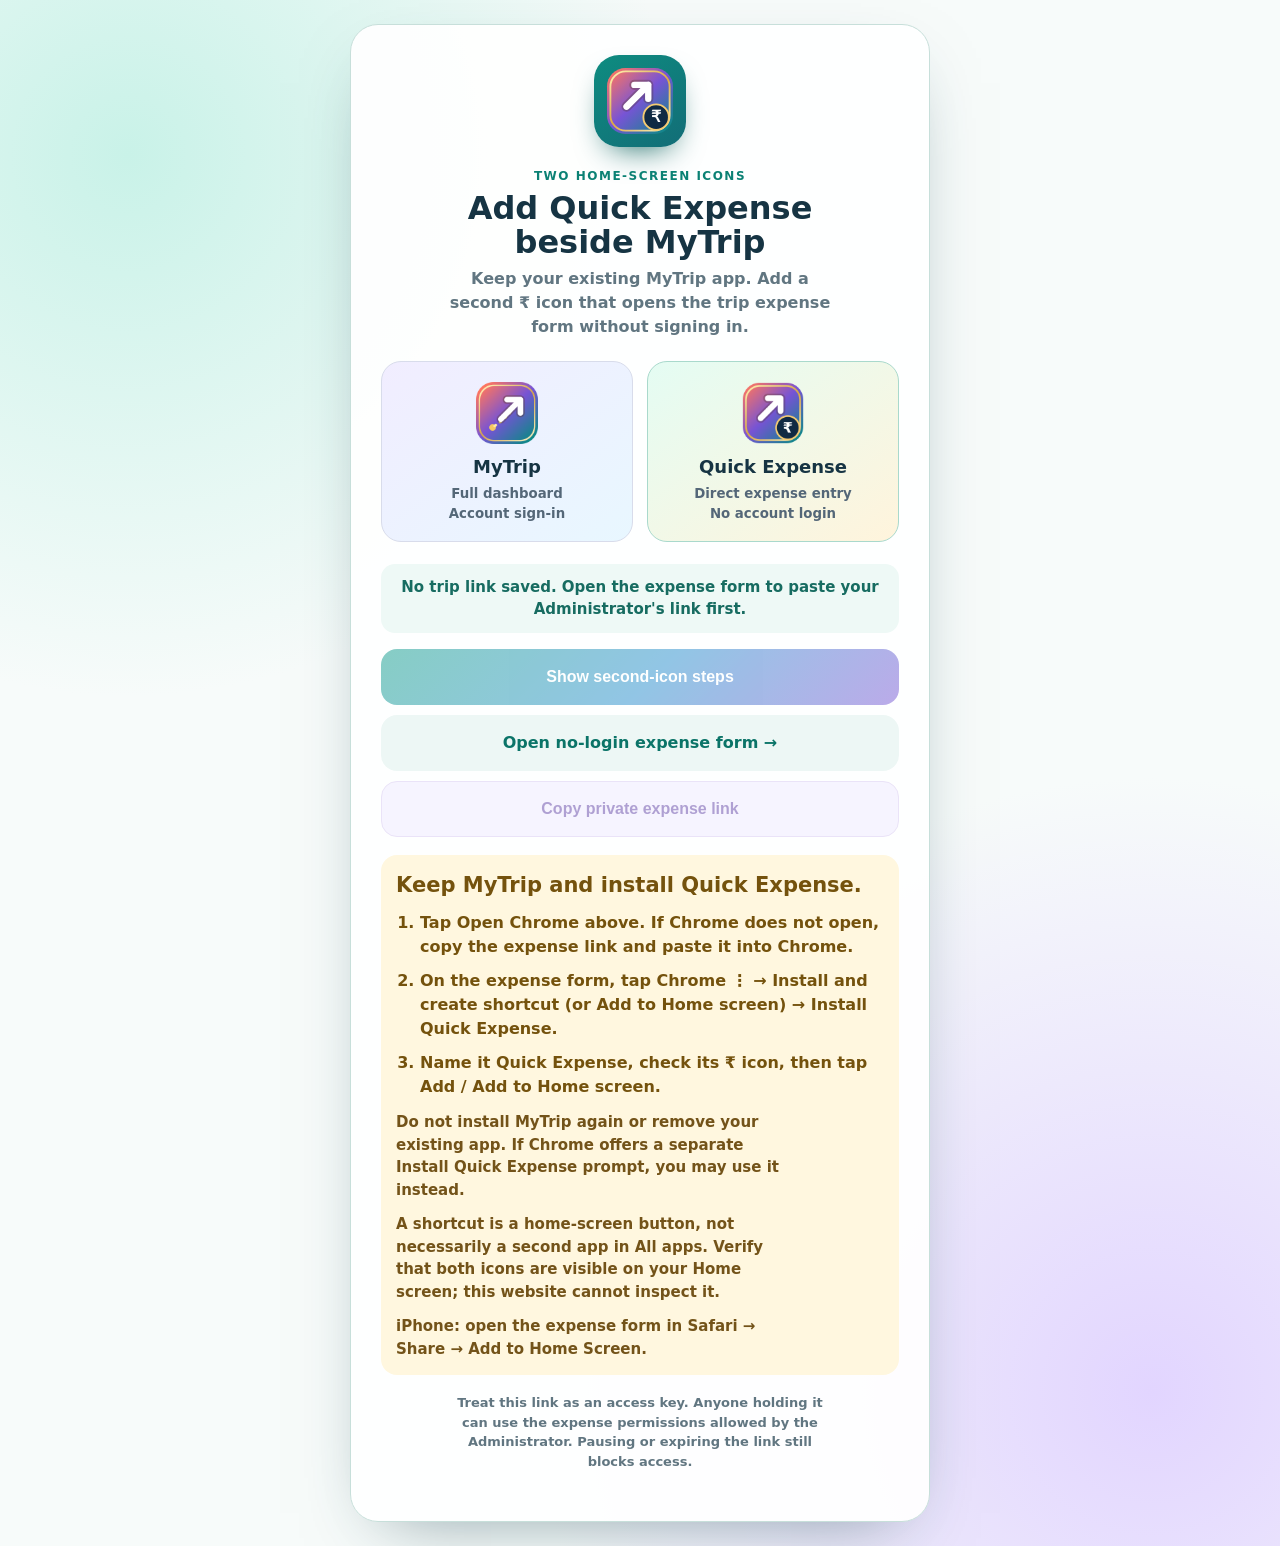
<file: quick-expense/install.html>
<!doctype html>
<html lang="en">
<head>
  <base href="../">
  <meta charset="utf-8">
  <meta name="viewport" content="width=device-width,initial-scale=1,viewport-fit=cover">
  <meta name="theme-color" content="#0E817A">
  <meta name="referrer" content="no-referrer">
  <title>Add Quick Expense beside MyTrip</title>
  <link rel="manifest" href="../QuickExpense/manifest.webmanifest">
  <link rel="icon" href="./quick-expense-icon.svg" type="image/svg+xml">
  <link rel="apple-touch-icon" href="./quick-expense-icon-192.png">
  <style>
    *{box-sizing:border-box}body{margin:0;min-height:100vh;display:grid;place-items:center;padding:24px;background:radial-gradient(circle at 10% 10%,#c9f2e8,transparent 30%),radial-gradient(circle at 90% 90%,#e2d5ff,transparent 34%),#f7fbfa;color:#163443;font-family:Inter,system-ui,-apple-system,sans-serif}.card{width:min(520px,100%);padding:30px;border:1px solid #c7dfda;border-radius:28px;background:rgba(255,255,255,.94);box-shadow:0 25px 70px -34px rgba(21,64,75,.55);text-align:center}.logo{display:grid;place-items:center;width:92px;height:92px;margin:0 auto 18px;border-radius:25px;background:linear-gradient(145deg,#0e8c80,#126d77);box-shadow:0 14px 32px -15px #075d57}.logo img{width:72px;height:72px}.eyebrow{color:#0b8174;font-size:12px;font-weight:900;letter-spacing:1.5px}.card h1{margin:8px 0;font-size:32px;line-height:1.05}.card p{margin:0 auto 20px;max-width:390px;color:#617681;font-size:16px;font-weight:650;line-height:1.5}.card button,.open{display:block;width:100%;min-height:56px;border:0;border-radius:16px;background:linear-gradient(135deg,#0e9b8a,#278dcc 52%,#7756d3);color:#fff;font-size:16px;font-weight:900;text-decoration:none;cursor:pointer}.open{display:grid;place-items:center;margin-top:10px;background:#edf7f5;color:#0b7468}.status{margin:16px 0;padding:12px;border-radius:14px;background:#eef9f6;color:#176c61;font-size:13px;font-weight:800}.steps{margin-top:18px;padding:15px;border-radius:16px;background:#fff7df;color:#74520d;text-align:left;font-size:13px;line-height:1.5}.hidden{display:none!important}
    .card button:disabled{opacity:.5;cursor:not-allowed}
  </style>
  <style>
    .card{width:min(580px,100%)}.two-icons{display:grid;grid-template-columns:1fr 1fr;gap:14px;margin:22px 0}.two-icons article{min-width:0;padding:18px 10px;border-radius:20px;border:1px solid #d8dceb;background:linear-gradient(145deg,#f1edff,#e8f7ff)}.two-icons article:last-child{border-color:#a9d9cc;background:linear-gradient(145deg,#e4fcf3,#fff4dc)}.two-icons img{display:block;width:66px;height:66px;margin:0 auto 10px;border-radius:18px}.two-icons b,.two-icons small{display:block}.two-icons b{font-size:18px}.two-icons small{margin-top:7px;font-weight:750;line-height:1.45;color:#546778}.steps{font-size:16px;font-weight:650}.steps h2{margin:0 0 10px;font-size:21px}.steps ol{padding-left:24px;margin:10px 0}.steps li{margin:10px 0}.steps p{font-size:15px;margin:12px 0 0;color:#735319}.chrome{display:grid;place-items:center;width:100%;min-height:58px;margin:12px 0;border-radius:16px;color:white;text-decoration:none;font-size:17px;font-weight:900;background:linear-gradient(110deg,#0f8175,#245ab5)}.copy{margin-top:10px!important;background:#f0eaff!important;color:#6244a8!important;border:1px solid #d7c9f2!important}.status{font-size:15px;line-height:1.5}.privacy{font-size:13px!important;margin-top:18px!important}#privateLink{width:100%;margin-top:10px;padding:12px;border:2px solid #baa9dd;border-radius:12px;font:600 14px system-ui}.card button:focus-visible,.card a:focus-visible{outline:3px solid #b5810e;outline-offset:4px}@media(max-width:420px){body{padding:14px}.card{padding:24px 18px}.card h1{font-size:29px}.two-icons{gap:10px}.two-icons b{font-size:16px}}
  </style>
</head>
<body>
  <main class="card">
    <div class="logo"><img src="./quick-expense-icon.svg" alt=""></div>
    <span class="eyebrow">TWO HOME-SCREEN ICONS</span>
    <h1>Add Quick Expense<br>beside MyTrip</h1>
    <p>Keep your existing MyTrip app. Add a second ₹ icon that opens the trip expense form without signing in.</p>
    <div class="two-icons" aria-label="Your two home-screen icons">
      <article><img src="./icon-192.png" alt="MyTrip arrow icon"><b>MyTrip</b><small>Full dashboard<br>Account sign-in</small></article>
      <article><img src="./quick-expense-icon-192.png" alt="Quick Expense icon with rupee badge"><b>Quick Expense</b><small>Direct expense entry<br>No account login</small></article>
    </div>
    <div class="status" id="status" role="status" aria-live="polite">Checking the saved trip link…</div>
    <a class="chrome hidden" id="openChrome" href="#">Open Chrome to add second icon</a>
    <button id="install" type="button">Show second-icon steps</button>
    <a class="open" id="openExpense" href="./quick-expense/index.html?quick-expense-home=1">Open no-login expense form →</a>
    <button class="copy" id="copyLink" type="button">Copy private expense link</button>
    <input class="hidden" id="privateLink" aria-label="Private Quick Expense link to copy" readonly>
    <section class="steps" id="steps"><h2>Keep MyTrip and install Quick Expense.</h2><ol><li>Tap <b>Open Chrome</b> above. If Chrome does not open, copy the expense link and paste it into Chrome.</li><li>On the <b>expense form</b>, tap Chrome <b>⋮ → Install and create shortcut</b> (or <b>Add to Home screen</b>) → <b>Install Quick Expense</b>.</li><li>Name it <b>Quick Expense</b>, check its ₹ icon, then tap <b>Add</b> / <b>Add to Home screen</b>.</li></ol><p>Do not install MyTrip again or remove your existing app. If Chrome offers a separate <b>Install Quick Expense</b> prompt, you may use it instead.</p><p>A shortcut is a home-screen button, not necessarily a second app in All apps. Verify that both icons are visible on your Home screen; this website cannot inspect it.</p><p><b>iPhone:</b> open the expense form in Safari → Share → Add to Home Screen.</p></section>
    <p class="privacy">Treat this link as an access key. Anyone holding it can use the expense permissions allowed by the Administrator. Pausing or expiring the link still blocks access.</p>
  </main>
  <script>
    (() => {
      const key = "mytrip_quick_expense_shortcut_v1";
      const token = new URLSearchParams(location.hash.replace(/^#/, "")).get("qe") || "";
      const validToken = value => /^[A-Za-z0-9_-]{32,180}$/.test(String(value || ""));
      const validApi = value => /^https:\/\/script\.google\.com\/macros\/s\/[A-Za-z0-9_-]+\/exec$/.test(String(value || ""));
      const requestedApi = new URLSearchParams(location.search).get("api") || "";
      let activeToken = validToken(token) ? token : "", apiUrl = validApi(requestedApi) ? requestedApi : "";
      let linked = false, persisted = false;
      try {
        const saved = JSON.parse(localStorage.getItem(key) || "null");
        if (!activeToken && saved?.enabled && validToken(saved.token)) activeToken = saved.token;
        if (!apiUrl && validApi(saved?.apiUrl)) apiUrl = saved.apiUrl;
        if (activeToken) { localStorage.setItem(key, JSON.stringify({ enabled: true, token: activeToken, apiUrl, tripName: String(saved?.tripName || "Quick Expense"), savedAt: new Date().toISOString() })); persisted = JSON.parse(localStorage.getItem(key) || "null")?.token === activeToken; }
      } catch {}
      linked = Boolean(activeToken);
      let prompt = null;
      const button = document.getElementById("install"), status = document.getElementById("status"), steps = document.getElementById("steps"), copy = document.getElementById("copyLink"), chrome = document.getElementById("openChrome");
      const direct = new URL("../QuickExpense/index.html", document.baseURI);
      direct.searchParams.set(linked ? "quick-expense" : "quick-expense-home", "1");
      direct.searchParams.set("icon-help", "1");
      if (apiUrl) direct.searchParams.set("api", apiUrl);
      if (activeToken) direct.hash = "qe=" + encodeURIComponent(activeToken);
      document.getElementById("openExpense").href = direct.href;
      copy.disabled = !linked;
      button.disabled = !linked;
      status.textContent = linked ? persisted ? "Trip link ready. Android has not yet confirmed a second icon—follow the steps below." : "Browser storage is unavailable. Use Create shortcut with the full expense link; a native install would lose the selected trip." : "No trip link saved. Open the expense form to paste your Administrator's link first.";
      if (linked && /Android/i.test(navigator.userAgent) && direct.protocol === "https:") {
        // User-initiated Android intent, with an HTTPS fallback. Keep the
        // bearer token in the fragment, never in a server request parameter.
        chrome.href = "intent://" + direct.href.slice("https://".length) + "#Intent;scheme=https;package=com.android.chrome;S.browser_fallback_url=" + encodeURIComponent(direct.href) + ";end";
        chrome.classList.remove("hidden");
      }
      copy.addEventListener("click", async () => {
        try { await navigator.clipboard.writeText(direct.href); status.textContent = "Private expense link copied. Paste it into Chrome, then install Quick Expense from its separate address."; }
        catch { const field = document.getElementById("privateLink"); field.value = direct.href; field.classList.remove("hidden"); field.focus(); field.select(); status.textContent = "Press and hold the selected private link to copy it, then paste it into Chrome."; }
      });
      addEventListener("beforeinstallprompt", event => { event.preventDefault(); });
      button.addEventListener("click", () => {
        steps.classList.remove("hidden");
        status.textContent = "Keep MyTrip. Opening the separate Quick Expense app in Chrome; choose Install there.";
        location.href = direct.href;
      });
      if ("serviceWorker" in navigator) navigator.serviceWorker.register("./sw.js", { scope: "./", updateViaCache: "none" }).catch(() => {});
    })();
  </script>
</body>
</html>
</file>
